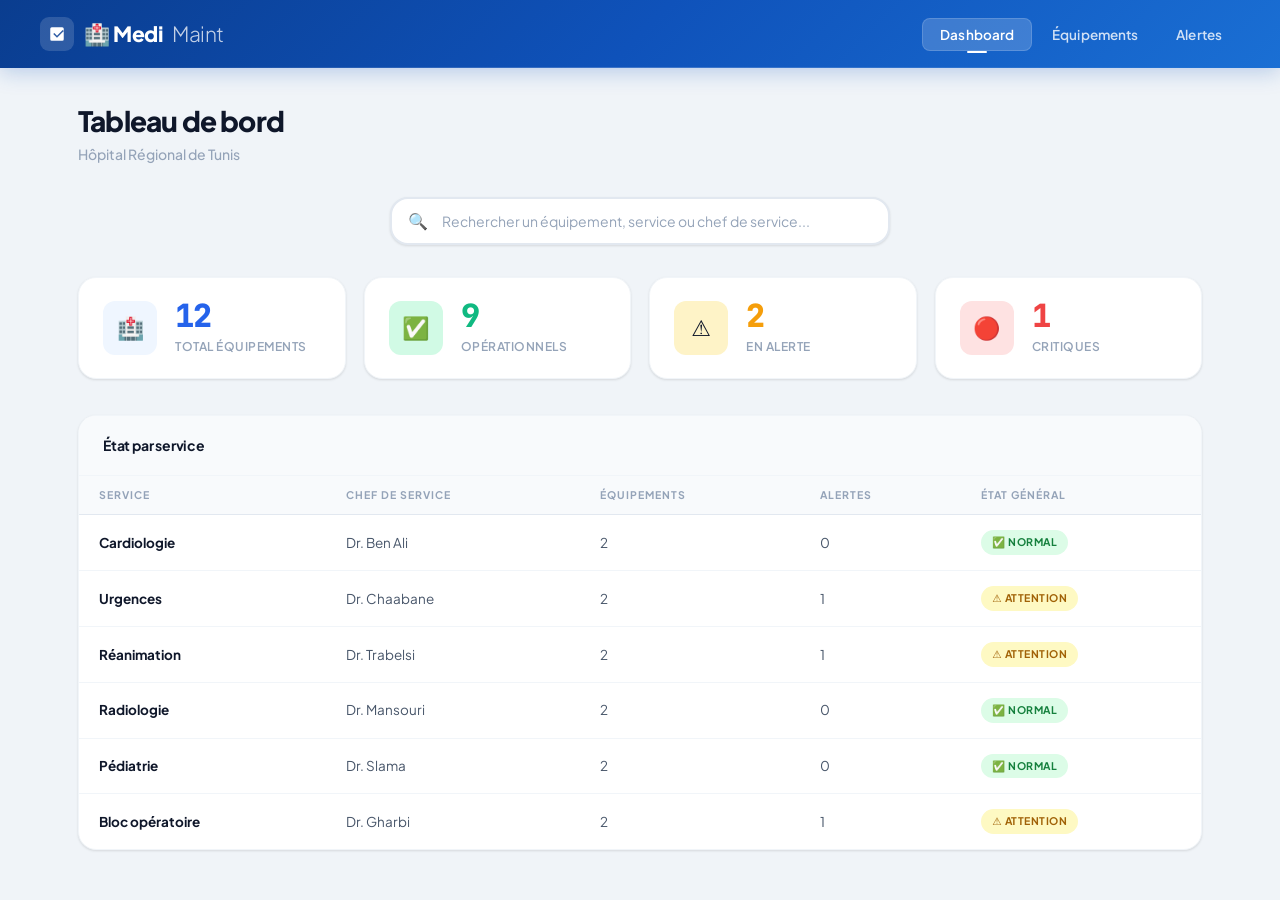
<file: MediMaint/index.html>
<!DOCTYPE html>
<html lang="fr">
<head>
  <meta charset="UTF-8">
  <meta name="viewport" content="width=device-width, initial-scale=1.0">
  <title>MediMaint — Dashboard</title>
  <link rel="stylesheet" href="style.css">
</head>
<body>

<nav>
  <div class="logo">🏥 Medi<span>Maint</span></div>
  <ul>
    <li><a href="index.html" class="active">Dashboard</a></li>
    <li><a href="equipements.html">Équipements</a></li>
    <li><a href="alertes.html">Alertes</a></li>
  </ul>
</nav>

<div class="container">

  <div class="page-header">
    <div>
      <p class="page-title">Tableau de bord</p>
      <p class="page-subtitle" id="nom-hopital"></p>
    </div>
  </div>

  <div class="search-wrapper">
    <span class="search-icon">🔍</span>
    <input type="text" id="recherche" placeholder="Rechercher un équipement, service ou chef de service...">
  </div>
  <p class="search-results-info" id="info-recherche"></p>
  <div id="resultats-recherche" style="display:none; margin-bottom:24px;"></div>

  <div id="contenu-normal">
    <div class="stats-grid">
      <div class="stat-card">
        <div class="stat-icon" style="background:#eff6ff">🏥</div>
        <div><div class="number" id="total-equipements" style="color:#2563eb">0</div><div class="label">Total équipements</div></div>
      </div>
      <div class="stat-card">
        <div class="stat-icon" style="background:#d1fae5">✅</div>
        <div><div class="number" id="total-operationnels" style="color:#10b981">0</div><div class="label">Opérationnels</div></div>
      </div>
      <div class="stat-card">
        <div class="stat-icon" style="background:#fef3c7">⚠️</div>
        <div><div class="number" id="total-alertes" style="color:#f59e0b">0</div><div class="label">En alerte</div></div>
      </div>
      <div class="stat-card">
        <div class="stat-icon" style="background:#fee2e2">🔴</div>
        <div><div class="number" id="total-critiques" style="color:#ef4444">0</div><div class="label">Critiques</div></div>
      </div>
    </div>

    <div class="table-wrapper">
      <div class="table-header"><h3>État par service</h3></div>
      <table>
        <thead>
          <tr>
            <th>Service</th><th>Chef de service</th>
            <th>Équipements</th><th>Alertes</th><th>État général</th>
          </tr>
        </thead>
        <tbody id="tableau-services"></tbody>
      </table>
    </div>
  </div>
</div>

<script src="data.js"></script>
<script src="prediction.js"></script>
<script>
  document.getElementById("nom-hopital").textContent = hopital.nom;

  let total=0, operationnels=0, alertes=0, critiques=0;
  hopital.services.forEach(s => s.equipements.forEach(eq => {
    total++;
    if(eq.statut==="Opérationnel") operationnels++;
    if(eq.statut==="Alerte") alertes++;
    if(eq.statut==="Critique") critiques++;
  }));

  document.getElementById("total-equipements").textContent  = total;
  document.getElementById("total-operationnels").textContent = operationnels;
  document.getElementById("total-alertes").textContent      = alertes;
  document.getElementById("total-critiques").textContent    = critiques;

  const tbody = document.getElementById("tableau-services");
  hopital.services.forEach(service => {
    const nb = service.equipements.filter(e => e.statut==="Alerte"||e.statut==="Critique").length;
    const etat = nb===0
      ? '<span class="badge operationnel">✅ Normal</span>'
      : nb===1 ? '<span class="badge alerte">⚠️ Attention</span>'
      : '<span class="badge critique">🔴 Critique</span>';
    tbody.innerHTML += `
      <tr onclick="window.location='equipements.html?service=${service.id}'">
        <td><strong>${service.nom}</strong></td>
        <td>${service.chef}</td>
        <td>${service.equipements.length}</td>
        <td>${nb}</td>
        <td>${etat}</td>
      </tr>`;
  });

  const input = document.getElementById("recherche");
  const resultatsDiv = document.getElementById("resultats-recherche");
  const contenuNormal = document.getElementById("contenu-normal");
  const infoRecherche = document.getElementById("info-recherche");

  input.addEventListener("input", function() {
    const q = this.value.trim().toLowerCase();
    if(q.length < 2) {
      resultatsDiv.style.display = "none";
      contenuNormal.style.display = "block";
      infoRecherche.textContent = "";
      return;
    }
    const resultats = [];
    hopital.services.forEach(service => {
      service.equipements.forEach(eq => {
        if(eq.nom.toLowerCase().includes(q) ||
           service.nom.toLowerCase().includes(q) ||
           service.chef.toLowerCase().includes(q))
          resultats.push({eq, service});
      });
    });
    infoRecherche.textContent = `${resultats.length} résultat(s) pour "${this.value}"`;
    if(resultats.length===0) {
      resultatsDiv.innerHTML = `<div class="no-result">Aucun résultat pour "<strong>${this.value}</strong>"</div>`;
    } else {
      let html = `<div class="table-wrapper"><div class="table-header"><h3>Résultats</h3></div>
        <table><thead><tr>
          <th>Équipement</th><th>Service</th><th>Chef</th>
          <th>Prochaine maint.</th><th>Jours restants</th><th>Statut</th>
        </tr></thead><tbody>`;
      resultats.forEach(({eq, service}) => {
        const j = joursRestants(eq.derniere_maintenance, eq.frequence_maintenance);
        const p = calculerProchaineMaintenance(eq.derniere_maintenance, eq.frequence_maintenance).toLocaleDateString("fr-FR");
        const js = j<=7?'style="color:#ef4444;font-weight:700"':j<=30?'style="color:#f59e0b;font-weight:700"':'';
        const bc = eq.statut==="Opérationnel"?"operationnel":eq.statut==="Alerte"?"alerte":"critique";
        html += `<tr onclick="window.location='fiche.html?id=${eq.id}&service=${service.id}'">
          <td><strong>${eq.nom}</strong></td><td>${service.nom}</td><td>${service.chef}</td>
          <td>${p}</td><td ${js}>${j} jours</td>
          <td><span class="badge ${bc}">${eq.statut}</span></td>
        </tr>`;
      });
      html += `</tbody></table></div>`;
      resultatsDiv.innerHTML = html;
    }
    resultatsDiv.style.display = "block";
    contenuNormal.style.display = "none";
  });
</script>
</body>
</html>
</file>
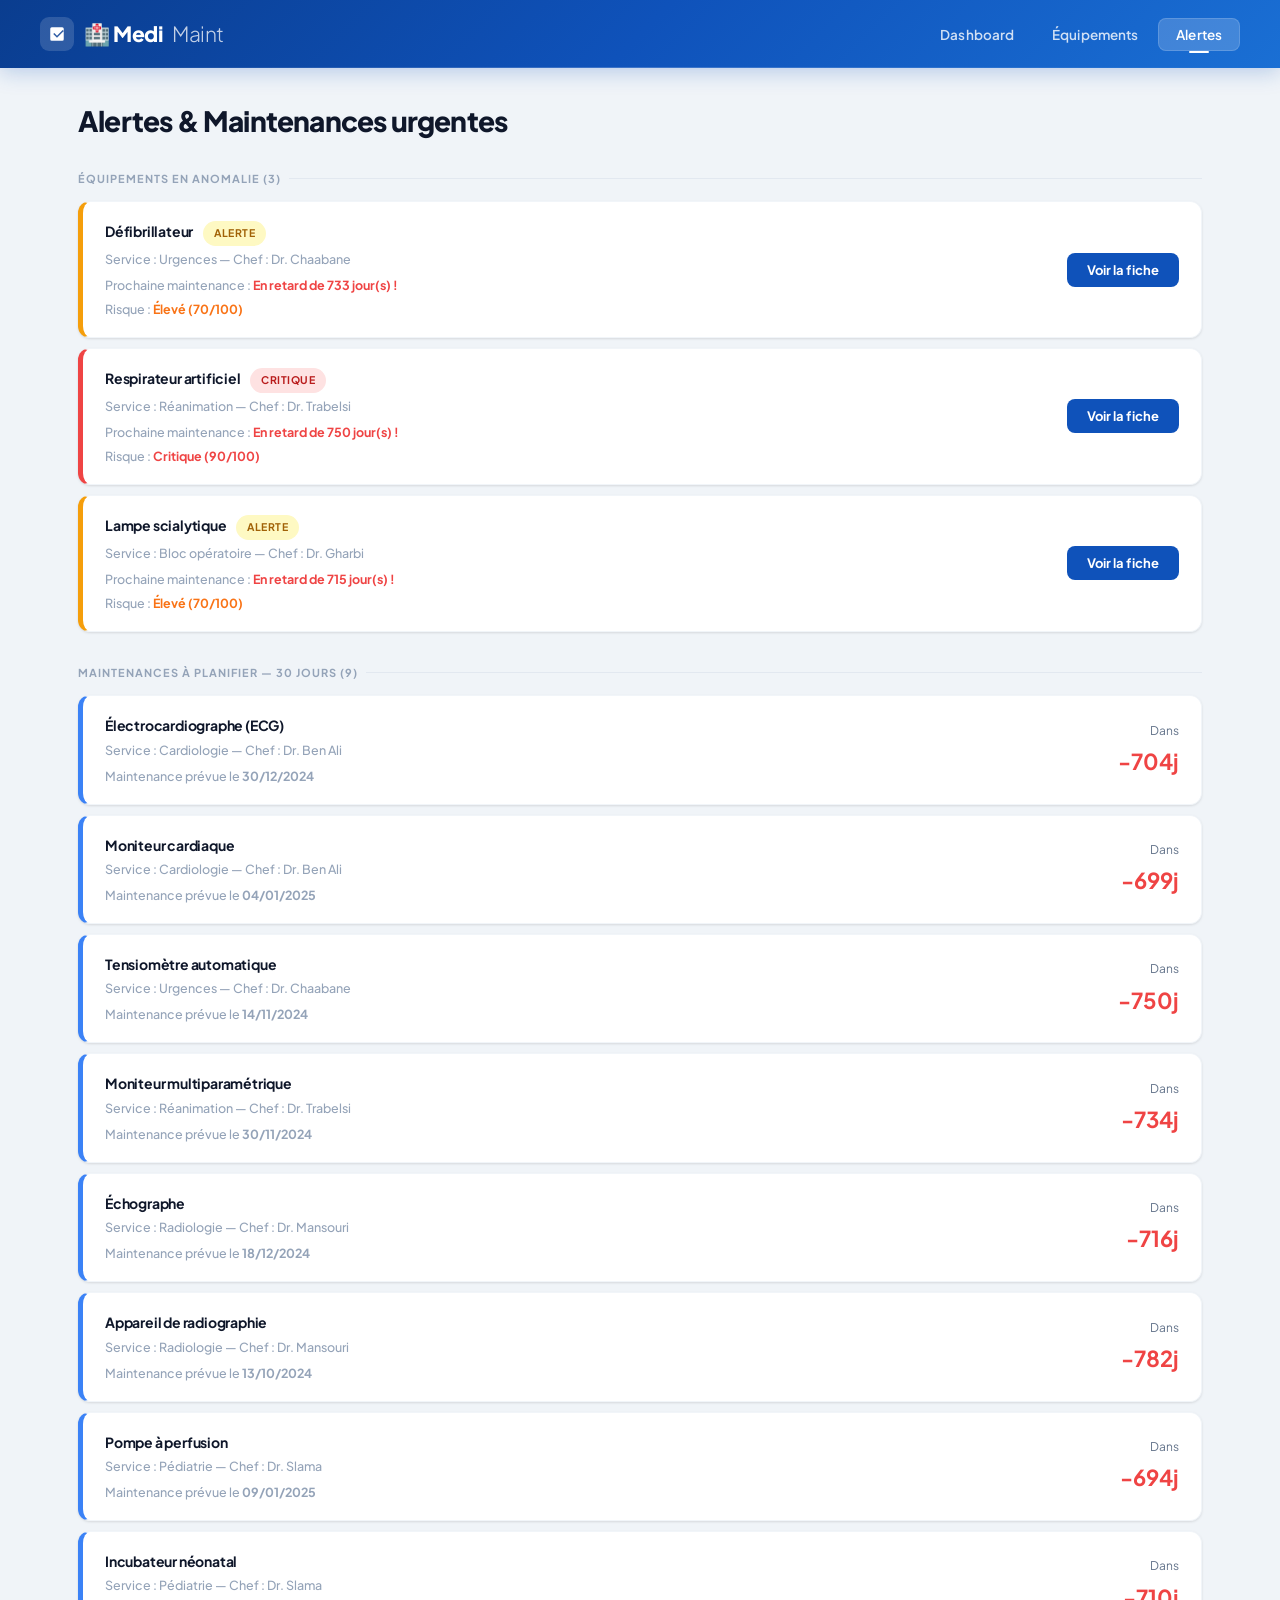
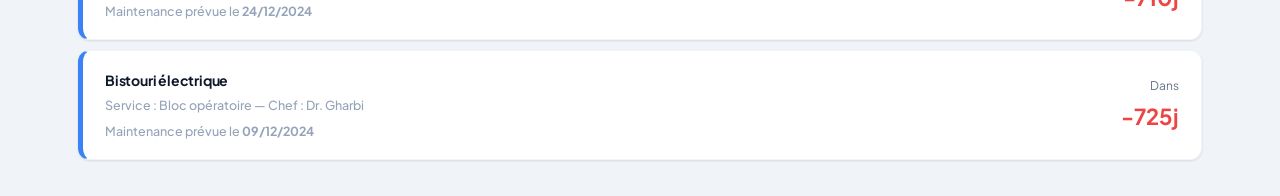
<file: MediMaint/alertes.html>
<!DOCTYPE html>
<html lang="fr">
<head>
  <meta charset="UTF-8">
  <meta name="viewport" content="width=device-width, initial-scale=1.0">
  <title>MediMaint — Alertes</title>
  <link rel="stylesheet" href="style.css">
</head>
<body>

<nav>
  <div class="logo">🏥 Medi<span>Maint</span></div>
  <ul>
    <li><a href="index.html">Dashboard</a></li>
    <li><a href="equipements.html">Équipements</a></li>
    <li><a href="alertes.html" class="active">Alertes</a></li>
  </ul>
</nav>

<div class="container">
  <div class="page-header">
    <p class="page-title">Alertes & Maintenances urgentes</p>
  </div>
  <div id="liste-alertes"></div>
</div>

<script src="data.js"></script>
<script src="prediction.js"></script>
<script>
  const conteneur = document.getElementById("liste-alertes");
  let htmlAnomal="", htmlUrgent="", nbAnomal=0, nbUrgent=0;

  hopital.services.forEach(service => {
    service.equipements.forEach(eq => {
      const j = joursRestants(eq.derniere_maintenance, eq.frequence_maintenance);
      const estAnomal = eq.statut==="Alerte"||eq.statut==="Critique";
      const estUrgent = !estAnomal && j<=30;
      const prochaine = calculerProchaineMaintenance(eq.derniere_maintenance, eq.frequence_maintenance).toLocaleDateString("fr-FR");
      const score = calculerScoreRisque(eq.pannes);
      const risque = interpreterScore(score);

      if(estAnomal) {
        nbAnomal++;
        const cls = eq.statut==="Critique"?"critique":"";
        const msgJ = j<=0
          ? `<strong style="color:#ef4444">En retard de ${Math.abs(j)} jour(s) !</strong>`
          : `Dans <strong>${j} jour(s)</strong> (${prochaine})`;
        htmlAnomal += `
          <div class="alerte-item ${cls}" onclick="window.location='fiche.html?id=${eq.id}&service=${service.id}'">
            <div>
              <h4>${eq.nom} <span class="badge ${eq.statut==="Critique"?"critique":"alerte"}" style="margin-left:8px">${eq.statut}</span></h4>
              <p>Service : ${service.nom} — Chef : ${service.chef}</p>
              <p style="margin-top:6px">Prochaine maintenance : ${msgJ}</p>
              <p style="margin-top:4px">Risque : <strong style="color:${risque.couleur}">${risque.label} (${score}/100)</strong></p>
            </div>
            <button class="btn">Voir la fiche</button>
          </div>`;
      }

      if(estUrgent) {
        nbUrgent++;
        const jColor = j<=7?"#ef4444":"#f59e0b";
        htmlUrgent += `
          <div class="alerte-item preventif" onclick="window.location='fiche.html?id=${eq.id}&service=${service.id}'">
            <div>
              <h4>${eq.nom}</h4>
              <p>Service : ${service.nom} — Chef : ${service.chef}</p>
              <p style="margin-top:6px">Maintenance prévue le <strong>${prochaine}</strong></p>
            </div>
            <div style="text-align:right">
              <div style="font-size:12px;color:#64748b;margin-bottom:4px">Dans</div>
              <div style="font-size:22px;font-weight:700;color:${jColor}">${j}j</div>
            </div>
          </div>`;
      }
    });
  });

  if(nbAnomal===0 && nbUrgent===0) {
    conteneur.innerHTML = `
      <div class="empty-state">
        <div class="icon">✅</div>
        <p>Aucune alerte en cours. Tous les équipements sont opérationnels.</p>
      </div>`;
  } else {
    let html = "";
    if(nbAnomal>0) html += `<p class="section-label" style="margin-top:0">Équipements en anomalie (${nbAnomal})</p>${htmlAnomal}`;
    if(nbUrgent>0) html += `<p class="section-label">Maintenances à planifier — 30 jours (${nbUrgent})</p>${htmlUrgent}`;
    conteneur.innerHTML = html;
  }
</script>
</body>
</html>
</file>
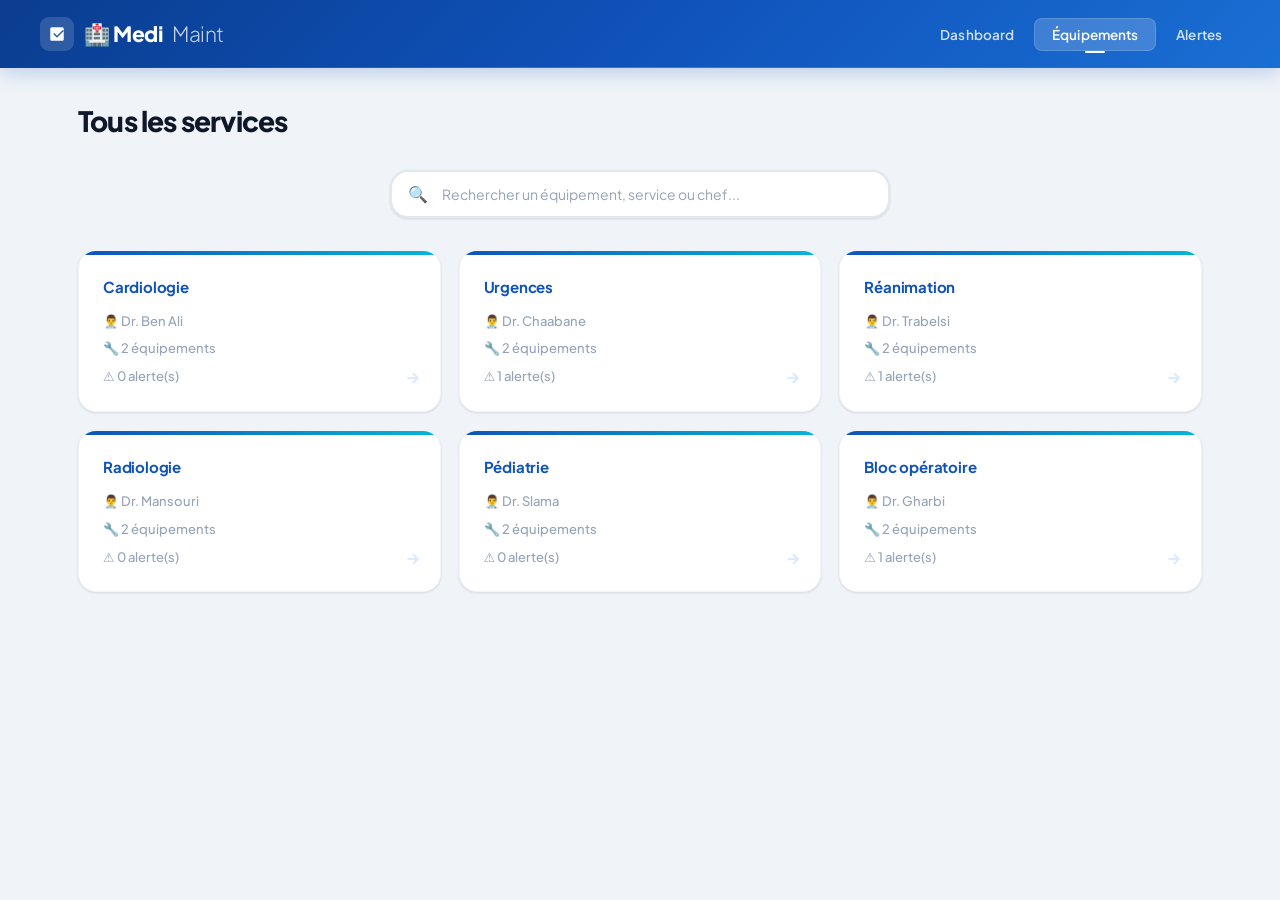
<file: MediMaint/equipements.html>
<!DOCTYPE html>
<html lang="fr">
<head>
  <meta charset="UTF-8">
  <meta name="viewport" content="width=device-width, initial-scale=1.0">
  <title>MediMaint — Équipements</title>
  <link rel="stylesheet" href="style.css">
</head>
<body>

<nav>
  <div class="logo">🏥 Medi<span>Maint</span></div>
  <ul>
    <li><a href="index.html">Dashboard</a></li>
    <li><a href="equipements.html" class="active">Équipements</a></li>
    <li><a href="alertes.html">Alertes</a></li>
  </ul>
</nav>

<!-- MODAL AJOUT ÉQUIPEMENT -->
<div class="modal-overlay" id="modal-overlay">
  <div class="modal">
    <h2>➕ Ajouter un équipement</h2>
    <p id="modal-service-nom" style="font-size:13px;color:#64748b;margin-bottom:20px;"></p>

    <div class="form-group">
      <label>Nom de l'équipement</label>
      <input type="text" id="input-nom" placeholder="Ex: Moniteur de signes vitaux">
    </div>
    <div class="form-row">
      <div class="form-group">
        <label>Date d'achat</label>
        <input type="date" id="input-date-achat">
      </div>
      <div class="form-group">
        <label>Fréquence maintenance (jours)</label>
        <input type="number" id="input-frequence" placeholder="Ex: 90" min="1">
      </div>
    </div>
    <div class="form-group">
      <label>Dernière maintenance</label>
      <input type="date" id="input-derniere-maintenance">
    </div>
    <div class="form-group">
      <label>Statut initial</label>
      <select id="input-statut">
        <option value="Opérationnel">Opérationnel</option>
        <option value="Alerte">Alerte</option>
        <option value="Critique">Critique</option>
      </select>
    </div>

    <div class="modal-actions">
      <button class="btn-outline" onclick="fermerModal()">Annuler</button>
      <button class="btn-success" onclick="ajouterEquipement()">✅ Ajouter</button>
    </div>
  </div>
</div>

<div class="container">
  <div class="page-header">
    <p class="page-title" id="titre-page">Tous les services</p>
    <button class="btn" id="btn-ajouter" style="display:none" onclick="ouvrirModal()">➕ Ajouter un équipement</button>
  </div>

  <div class="search-wrapper">
    <span class="search-icon">🔍</span>
    <input type="text" id="recherche" placeholder="Rechercher un équipement, service ou chef...">
  </div>
  <p class="search-results-info" id="info-recherche"></p>
  <div id="resultats-recherche" style="display:none; margin-bottom:20px;"></div>

  <div id="vue-services" class="services-grid"></div>

  <div id="vue-equipements" style="display:none">
    <button class="btn-outline" onclick="retourServices()" style="margin-bottom:20px">← Retour aux services</button>
    <div class="table-wrapper">
      <table>
        <thead>
          <tr>
            <th>ID</th><th>Équipement</th><th>Dernière maint.</th>
            <th>Prochaine maint.</th><th>Jours restants</th><th>Statut</th><th>Détails</th>
          </tr>
        </thead>
        <tbody id="tableau-equipements"></tbody>
      </table>
    </div>
  </div>
</div>

<script src="data.js"></script>
<script src="prediction.js"></script>
<script>
  const vueServices    = document.getElementById("vue-services");
  const vueEquipements = document.getElementById("vue-equipements");
  const titrage        = document.getElementById("titre-page");
  const btnAjouter     = document.getElementById("btn-ajouter");
  let serviceActuel    = null;

  function afficherServices() {
    vueServices.innerHTML = "";
    hopital.services.forEach(service => {
      const nb = service.equipements.filter(e => e.statut==="Alerte"||e.statut==="Critique").length;
      vueServices.innerHTML += `
        <div class="service-card" onclick="afficherEquipements(${service.id})">
          <h3>${service.nom}</h3>
          <p class="meta">👨‍⚕️ ${service.chef}</p>
          <p class="meta">🔧 ${service.equipements.length} équipements</p>
          <p class="meta">⚠️ ${nb} alerte(s)</p>
        </div>`;
    });
  }

  afficherServices();

  function afficherEquipements(serviceId) {
    serviceActuel = hopital.services.find(s => s.id === serviceId);
    titrage.textContent = "Service : " + serviceActuel.nom;
    document.getElementById("modal-service-nom").textContent = "Service : " + serviceActuel.nom;
    btnAjouter.style.display = "block";

    const tbody = document.getElementById("tableau-equipements");
    tbody.innerHTML = "";

    serviceActuel.equipements.forEach(eq => {
      const j = joursRestants(eq.derniere_maintenance, eq.frequence_maintenance);
      const p = calculerProchaineMaintenance(eq.derniere_maintenance, eq.frequence_maintenance).toLocaleDateString("fr-FR");
      const js = j<=7?'style="color:#ef4444;font-weight:700"':j<=30?'style="color:#f59e0b;font-weight:700"':'';
      const bc = eq.statut==="Opérationnel"?"operationnel":eq.statut==="Alerte"?"alerte":"critique";

      tbody.innerHTML += `
        <tr onclick="window.location='fiche.html?id=${eq.id}&service=${serviceId}'">
          <td>${eq.id}</td>
          <td><strong>${eq.nom}</strong></td>
          <td>${eq.derniere_maintenance}</td>
          <td>${p}</td>
          <td ${js}>${j} jours</td>
          <td><span class="badge ${bc}">${eq.statut}</span></td>
          <td>
            <button class="btn" onclick="event.stopPropagation();window.location='fiche.html?id=${eq.id}&service=${serviceId}'">Voir</button>
          </td>
        </tr>`;
    });

    vueServices.style.display    = "none";
    vueEquipements.style.display = "block";
    document.getElementById("recherche").style.display = "none";
    document.getElementById("info-recherche").style.display = "none";
  }

  function retourServices() {
    titrage.textContent = "Tous les services";
    serviceActuel = null;
    btnAjouter.style.display = "none";
    vueServices.style.display    = "grid";
    vueEquipements.style.display = "none";
    document.getElementById("recherche").style.display = "block";
    document.getElementById("info-recherche").style.display = "block";
    afficherServices();
  }

  // ── MODAL ──────────────────────────────────────────────────────────────────
  function ouvrirModal() {
    document.getElementById("modal-overlay").classList.add("open");
    const today = new Date().toISOString().split("T")[0];
    document.getElementById("input-date-achat").value = today;
    document.getElementById("input-derniere-maintenance").value = today;
  }

  function fermerModal() {
    document.getElementById("modal-overlay").classList.remove("open");
    document.getElementById("input-nom").value = "";
    document.getElementById("input-frequence").value = "";
  }

  function ajouterEquipement() {
    const nom      = document.getElementById("input-nom").value.trim();
    const dateAchat = document.getElementById("input-date-achat").value;
    const freq     = parseInt(document.getElementById("input-frequence").value);
    const derniere = document.getElementById("input-derniere-maintenance").value;
    const statut   = document.getElementById("input-statut").value;

    if (!nom || !dateAchat || !freq || !derniere) {
      alert("⚠️ Veuillez remplir tous les champs.");
      return;
    }

    const nouvelEq = {
      id: genererNouvelId(),
      nom, date_achat: dateAchat,
      frequence_maintenance: freq,
      derniere_maintenance: derniere,
      statut, pannes: []
    };

    serviceActuel.equipements.push(nouvelEq);
    sauvegarderDonnees();
    fermerModal();
    afficherEquipements(serviceActuel.id);
  }

  document.getElementById("modal-overlay").addEventListener("click", function(e) {
    if(e.target === this) fermerModal();
  });

  // ── RECHERCHE ──────────────────────────────────────────────────────────────
  const input = document.getElementById("recherche");
  const resultatsDiv = document.getElementById("resultats-recherche");
  const infoRecherche = document.getElementById("info-recherche");

  input.addEventListener("input", function() {
    const q = this.value.trim().toLowerCase();
    if(q.length < 2) {
      resultatsDiv.style.display = "none";
      vueServices.style.display  = "grid";
      infoRecherche.textContent  = "";
      return;
    }
    const resultats = [];
    hopital.services.forEach(service => {
      service.equipements.forEach(eq => {
        if(eq.nom.toLowerCase().includes(q) ||
           service.nom.toLowerCase().includes(q) ||
           service.chef.toLowerCase().includes(q))
          resultats.push({eq, service});
      });
    });
    infoRecherche.textContent = `${resultats.length} résultat(s) pour "${this.value}"`;
    if(resultats.length===0) {
      resultatsDiv.innerHTML = `<div class="no-result">Aucun résultat pour "<strong>${this.value}</strong>"</div>`;
    } else {
      let html = `<div class="table-wrapper"><table>
        <thead><tr>
          <th>Équipement</th><th>Service</th><th>Chef</th>
          <th>Prochaine maint.</th><th>Jours restants</th><th>Statut</th><th></th>
        </tr></thead><tbody>`;
      resultats.forEach(({eq, service}) => {
        const j = joursRestants(eq.derniere_maintenance, eq.frequence_maintenance);
        const p = calculerProchaineMaintenance(eq.derniere_maintenance, eq.frequence_maintenance).toLocaleDateString("fr-FR");
        const js = j<=7?'style="color:#ef4444;font-weight:700"':j<=30?'style="color:#f59e0b;font-weight:700"':'';
        const bc = eq.statut==="Opérationnel"?"operationnel":eq.statut==="Alerte"?"alerte":"critique";
        html += `<tr onclick="window.location='fiche.html?id=${eq.id}&service=${service.id}'">
          <td><strong>${eq.nom}</strong></td><td>${service.nom}</td><td>${service.chef}</td>
          <td>${p}</td><td ${js}>${j} jours</td>
          <td><span class="badge ${bc}">${eq.statut}</span></td>
          <td><button class="btn" onclick="event.stopPropagation();window.location='fiche.html?id=${eq.id}&service=${service.id}'">Voir</button></td>
        </tr>`;
      });
      html += `</tbody></table></div>`;
      resultatsDiv.innerHTML = html;
    }
    resultatsDiv.style.display = "block";
    vueServices.style.display  = "none";
  });

  const params = new URLSearchParams(window.location.search);
  const serviceId = params.get("service");
  if(serviceId) afficherEquipements(parseInt(serviceId));
</script>
</body>
</html>
</file>
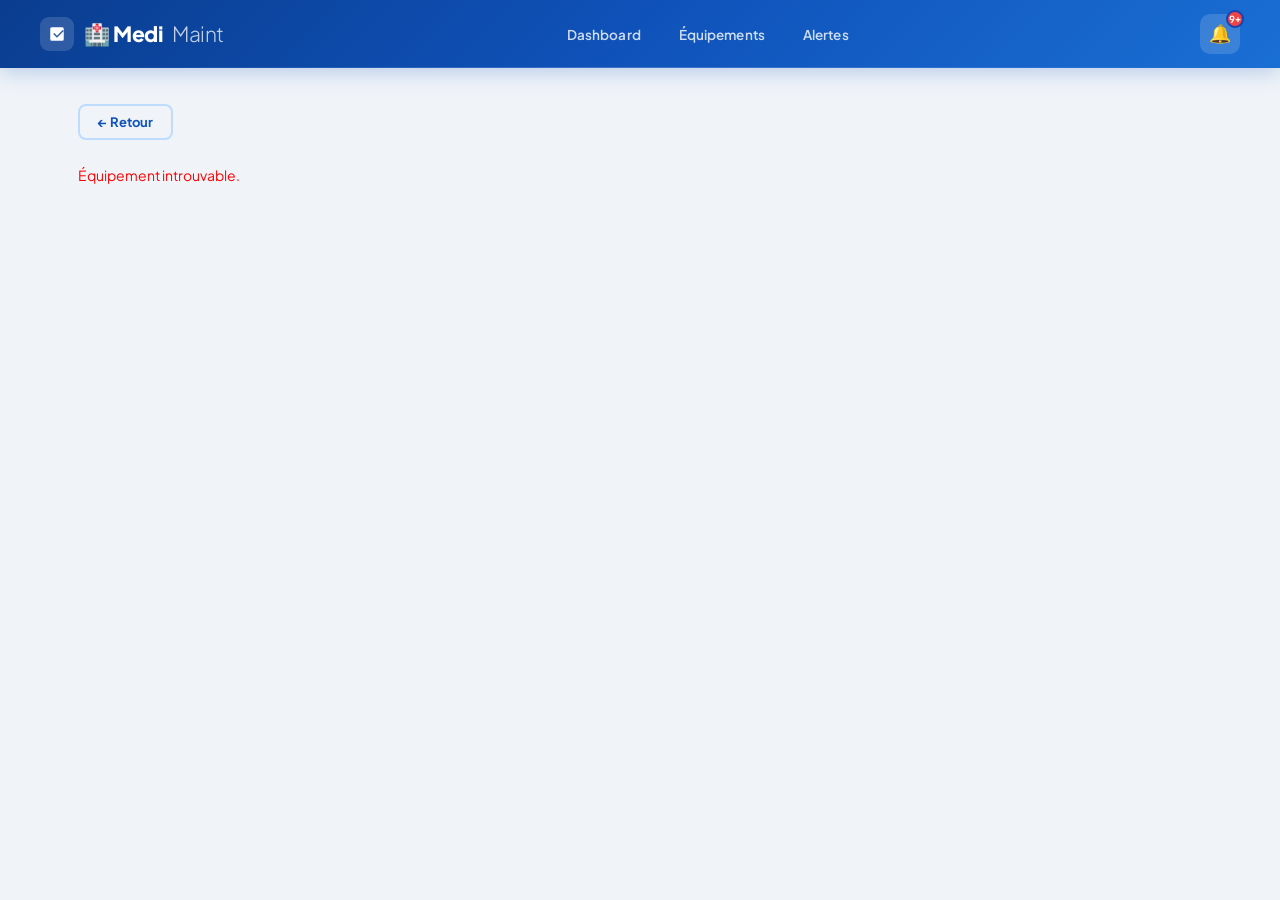
<file: MediMaint/fiche.html>
<!DOCTYPE html>
<html lang="fr">
<head>
<meta charset="UTF-8">
<meta name="viewport" content="width=device-width, initial-scale=1.0">
<title>MediMaint — Fiche équipement</title>
<link rel="stylesheet" href="style.css">
</head>
<body>
<nav>
  <div class="logo">🏥 Medi<span>Maint</span></div>
  <ul>
    <li><a href="index.html">Dashboard</a></li>
    <li><a href="equipements.html">Équipements</a></li>
    <li><a href="alertes.html">Alertes</a></li>
  </ul>
</nav>

<div class="container">
  <button class="btn-outline" onclick="history.back()" style="margin-bottom:24px">← Retour</button>
  <div id="contenu-fiche"></div>
</div>

<script src="data.js"></script>
<script src="prediction.js"></script>
<script src="notifications.js"></script>
<script>
const params = new URLSearchParams(window.location.search);
const eqId = parseInt(params.get("id"));
const serviceId = parseInt(params.get("service"));
const service = hopital.services.find(s => s.id === serviceId);
const eq = service ? service.equipements.find(e => e.id === eqId) : null;

if (!eq || !service) {
  document.getElementById("contenu-fiche").innerHTML = "<p style='color:red'>Équipement introuvable.</p>";
} else {
  const j = joursRestants(eq.derniere_maintenance, eq.frequence_maintenance);
  const prochaine = calculerProchaineMaintenance(eq.derniere_maintenance, eq.frequence_maintenance).toLocaleDateString("fr-FR");
  const score = calculerScoreRisque(eq.pannes);
  const risque = interpreterScore(score);
  const age = Math.floor((new Date() - new Date(eq.date_achat)) / 31536000000);

  const bc = eq.statut === "Opérationnel" ? "operationnel" : eq.statut === "Alerte" ? "alerte" : "critique";
  const jColor = j <= 7 ? "color:#ef4444;font-weight:700" : j <= 30 ? "color:#f59e0b;font-weight:700" : "color:#10b981;font-weight:700";

  const nbPalliative     = eq.pannes.filter(p => p.type === "Palliative").length;
  const nbCurative       = eq.pannes.filter(p => p.type === "Curative").length;
  const nbSystematique   = eq.pannes.filter(p => p.type === "Systématique").length;
  const nbConditionnelle = eq.pannes.filter(p => p.type === "Conditionnelle").length;
  const nbPrevisionnelle = eq.pannes.filter(p => p.type === "Prévisionnelle").length;

  const pannesHtml = eq.pannes.length === 0
    ? `<div class="empty-state" style="padding:32px">
         <div class="icon" style="font-size:32px">✅</div>
         <p style="font-size:14px">Aucune panne enregistrée</p>
       </div>`
    : [...eq.pannes].reverse().map(p => {
        const typeCls = p.type === "Palliative" ? "palliative"
          : p.type === "Curative" ? "curative"
          : p.type === "Systématique" ? "systematique"
          : p.type === "Conditionnelle" ? "conditionnelle"
          : "previsionnelle";
        return `
          <div class="panne-item">
            <div class="panne-header">
              <span class="panne-date">📅 ${p.date}</span>
              <span class="badge ${typeCls}">${p.type}</span>
            </div>
            <p class="panne-description">🔧 ${p.description}</p>
            <div class="panne-solution">${p.solution}</div>
          </div>`;
      }).join("");

  document.getElementById("contenu-fiche").innerHTML = `
    <div style="display:flex;align-items:center;gap:16px;margin-bottom:28px;flex-wrap:wrap">
      <p class="page-title" style="margin:0">${eq.nom}</p>
      <span class="badge ${bc}">${eq.statut}</span>
    </div>

    <!-- INFOS GÉNÉRALES -->
    <div class="fiche-card">
      <p class="section-title">Informations générales</p>
      <div class="info-grid">
        <div class="info-item"><label>Service</label><span>${service.nom}</span></div>
        <div class="info-item"><label>Chef de service</label><span>${service.chef}</span></div>
        <div class="info-item"><label>Date d'achat</label><span>${eq.date_achat}</span></div>
        <div class="info-item"><label>Âge de l'appareil</label><span>${age} an(s)</span></div>
        <div class="info-item"><label>Dernière maintenance</label><span>${eq.derniere_maintenance}</span></div>
        <div class="info-item"><label>Prochaine maintenance</label><span>${prochaine}</span></div>
        <div class="info-item"><label>Fréquence</label><span>Tous les ${eq.frequence_maintenance} jours</span></div>
        <div class="info-item"><label>Jours restants</label>
          <span style="${jColor}">${j <= 0 ? "En retard de " + Math.abs(j) + " jour(s)" : j + " jour(s)"}</span>
        </div>
      </div>
    </div>

    <!-- PRÉDICTION -->
    <div class="fiche-card">
      <p class="section-title">Prédiction de panne & Type de maintenance recommandé</p>

      <!-- Score de risque -->
      <div style="display:flex;justify-content:space-between;align-items:center;margin-bottom:8px">
        <span style="font-size:14px;color:#64748b">Score de risque</span>
        <span style="font-size:15px;font-weight:700;color:${risque.couleur}">${risque.label} — ${score}/100</span>
      </div>
      <div class="risk-bar">
        <div class="risk-fill" style="width:${score}%;background:${risque.couleur}"></div>
      </div>

      <!-- Type recommandé — rempli par JS après -->
      <div id="type-maintenance-box" style="margin-top:20px;padding:16px;border-radius:12px;border:2px solid #e2e8f0;background:#f8fafc">
        <p style="font-size:11px;font-weight:700;color:#64748b;text-transform:uppercase;letter-spacing:0.6px;margin-bottom:10px">
          ✅ Type de maintenance recommandé
        </p>
        <div style="display:flex;align-items:center;gap:12px">
          <span style="font-size:28px" id="maint-icon"></span>
          <div>
            <span class="badge" id="maint-badge" style="font-size:13px;padding:6px 16px;margin-bottom:6px;display:inline-flex"></span>
            <p style="font-size:13px;color:#475569;margin-top:4px" id="maint-desc"></p>
          </div>
        </div>
      </div>

      <!-- CORRECTIVE -->
      <p style="font-size:12px;font-weight:700;color:#64748b;text-transform:uppercase;letter-spacing:0.6px;margin:20px 0 8px">Maintenance Corrective</p>
      <div style="display:flex;gap:10px;margin-bottom:14px">
        <div style="flex:1;background:#fee2e2;border-radius:12px;padding:14px;text-align:center">
          <div style="font-size:22px;font-weight:700;color:#b91c1c">${nbPalliative}</div>
          <div style="font-size:11px;color:#b91c1c;font-weight:600;margin-top:2px">Palliative</div>
        </div>
        <div style="flex:1;background:#fecaca;border-radius:12px;padding:14px;text-align:center">
          <div style="font-size:22px;font-weight:700;color:#991b1b">${nbCurative}</div>
          <div style="font-size:11px;color:#991b1b;font-weight:600;margin-top:2px">Curative</div>
        </div>
      </div>

      <!-- PRÉVENTIVE -->
      <p style="font-size:12px;font-weight:700;color:#64748b;text-transform:uppercase;letter-spacing:0.6px;margin-bottom:8px">Maintenance Préventive</p>
      <div style="display:flex;gap:10px">
        <div style="flex:1;background:#dbeafe;border-radius:12px;padding:14px;text-align:center">
          <div style="font-size:22px;font-weight:700;color:#1d4ed8">${nbSystematique}</div>
          <div style="font-size:11px;color:#1d4ed8;font-weight:600;margin-top:2px">Systématique</div>
        </div>
        <div style="flex:1;background:#fef3c7;border-radius:12px;padding:14px;text-align:center">
          <div style="font-size:22px;font-weight:700;color:#92400e">${nbConditionnelle}</div>
          <div style="font-size:11px;color:#92400e;font-weight:600;margin-top:2px">Conditionnelle</div>
        </div>
        <div style="flex:1;background:#d1fae5;border-radius:12px;padding:14px;text-align:center">
          <div style="font-size:22px;font-weight:700;color:#065f46">${nbPrevisionnelle}</div>
          <div style="font-size:11px;color:#065f46;font-weight:600;margin-top:2px">Prévisionnelle</div>
        </div>
      </div>
    </div>

    <!-- HISTORIQUE PANNES -->
    <div class="fiche-card">
      <p class="section-title">Historique des pannes & solutions (${eq.pannes.length})</p>
      ${pannesHtml}
    </div>
  `;

  // ── Remplir le bloc type de maintenance recommandé ──────────────────────
  const typeRec = recommanderTypeMaintenance(eq);
  document.getElementById("maint-icon").textContent = typeRec.icon;

  const badgeEl = document.getElementById("maint-badge");
  badgeEl.textContent = typeRec.label;
  badgeEl.classList.add(typeRec.badge);

  document.getElementById("maint-desc").textContent = typeRec.desc;

  const bgColors = {
    curative:      "#fee2e2",
    palliative:    "#fecaca",
    conditionnelle:"#fef3c7",
    systematique:  "#dbeafe",
    previsionnelle:"#d1fae5"
  };
  const borderColors = {
    curative:      "#fca5a5",
    palliative:    "#f87171",
    conditionnelle:"#fcd34d",
    systematique:  "#93c5fd",
    previsionnelle:"#6ee7b7"
  };
  const box = document.getElementById("type-maintenance-box");
  box.style.background   = bgColors[typeRec.badge]   || "#f8fafc";
  box.style.borderColor  = borderColors[typeRec.badge] || "#e2e8f0";
}
</script>
</body>
</html>
</file>
<file: MediMaint/style.css>
@import url('https://fonts.googleapis.com/css2?family=Plus+Jakarta+Sans:wght@300;400;500;600;700;800&family=JetBrains+Mono:wght@400;600&display=swap');

* {
  margin: 0; padding: 0;
  box-sizing: border-box;
}

:root {
  --primary:        #0f52ba;
  --primary-dark:   #0a3d8f;
  --primary-light:  #dbeafe;
  --accent:         #06b6d4;
  --success:        #10b981;
  --warning:        #f59e0b;
  --danger:         #ef4444;
  --danger-dark:    #991b1b;
  --bg:             #f0f4f8;
  --surface:        #ffffff;
  --surface-2:      #f8fafc;
  --border:         #e2e8f0;
  --border-light:   #f1f5f9;
  --text-primary:   #0f172a;
  --text-secondary: #475569;
  --text-muted:     #94a3b8;
  --shadow-sm:      0 1px 3px rgba(0,0,0,0.08), 0 1px 2px rgba(0,0,0,0.04);
  --shadow-md:      0 4px 16px rgba(0,0,0,0.08), 0 2px 6px rgba(0,0,0,0.04);
  --shadow-lg:      0 12px 40px rgba(0,0,0,0.12), 0 4px 12px rgba(0,0,0,0.06);
  --shadow-blue:    0 4px 20px rgba(15,82,186,0.25);
  --radius-sm:      8px;
  --radius-md:      12px;
  --radius-lg:      18px;
  --radius-xl:      24px;
}

body {
  background: var(--bg);
  color: var(--text-primary);
  font-family: 'Plus Jakarta Sans', system-ui, sans-serif;
  font-size: 14px;
  line-height: 1.6;
  min-height: 100vh;
}

/* ── SCROLLBAR ── */
::-webkit-scrollbar { width: 6px; height: 6px; }
::-webkit-scrollbar-track { background: var(--bg); }
::-webkit-scrollbar-thumb { background: #cbd5e1; border-radius: 99px; }
::-webkit-scrollbar-thumb:hover { background: #94a3b8; }

/* ════════════════════════════════════════
   NAVBAR
════════════════════════════════════════ */
nav {
  background: linear-gradient(135deg, #0a3d8f 0%, #0f52ba 50%, #1a6fd4 100%);
  padding: 0 40px;
  display: flex;
  align-items: center;
  justify-content: space-between;
  height: 68px;
  box-shadow: var(--shadow-blue);
  position: sticky;
  top: 0;
  z-index: 200;
  backdrop-filter: blur(12px);
}

nav::after {
  content: '';
  position: absolute;
  bottom: 0; left: 0; right: 0;
  height: 1px;
  background: linear-gradient(90deg, transparent, rgba(255,255,255,0.2), transparent);
}

nav .logo {
  color: white;
  font-size: 21px;
  font-weight: 800;
  letter-spacing: -0.5px;
  display: flex;
  align-items: center;
  gap: 10px;
}

nav .logo::before {
  content: '';
  display: inline-block;
  width: 34px; height: 34px;
  background: rgba(255,255,255,0.15);
  border-radius: 9px;
  background-image: url("data:image/svg+xml,%3Csvg xmlns='http://www.w3.org/2000/svg' viewBox='0 0 24 24' fill='white'%3E%3Cpath d='M19 3H5a2 2 0 00-2 2v14a2 2 0 002 2h14a2 2 0 002-2V5a2 2 0 00-2-2zm-7 14l-5-5 1.41-1.41L12 14.17l7.59-7.59L21 8l-9 9z'/%3E%3C/svg%3E");
  background-size: 18px;
  background-repeat: no-repeat;
  background-position: center;
}

nav .logo span { font-weight: 300; opacity: 0.75; }

nav ul {
  list-style: none;
  display: flex;
  gap: 2px;
  align-items: center;
}

nav ul li a {
  color: rgba(255,255,255,0.8);
  text-decoration: none;
  font-size: 13.5px;
  font-weight: 600;
  padding: 8px 18px;
  border-radius: var(--radius-sm);
  transition: all 0.2s ease;
  letter-spacing: 0.1px;
  position: relative;
}

nav ul li a:hover {
  background: rgba(255,255,255,0.12);
  color: white;
}

nav ul li a.active {
  background: rgba(255,255,255,0.18);
  color: white;
  box-shadow: inset 0 0 0 1px rgba(255,255,255,0.15);
}

nav ul li a.active::after {
  content: '';
  position: absolute;
  bottom: -2px; left: 50%;
  transform: translateX(-50%);
  width: 20px; height: 2px;
  background: white;
  border-radius: 99px;
}

/* ════════════════════════════════════════
   CONTAINER & LAYOUT
════════════════════════════════════════ */
.container {
  max-width: 1180px;
  margin: 36px auto;
  padding: 0 28px;
}

/* ════════════════════════════════════════
   PAGE HEADER
════════════════════════════════════════ */
.page-header {
  margin-bottom: 32px;
  display: flex;
  align-items: center;
  justify-content: space-between;
  flex-wrap: wrap;
  gap: 16px;
}

.page-title {
  font-size: 28px;
  font-weight: 800;
  color: var(--text-primary);
  letter-spacing: -0.8px;
  line-height: 1.2;
}

.page-subtitle {
  font-size: 14px;
  color: var(--text-muted);
  margin-top: 5px;
  font-weight: 500;
}

/* ════════════════════════════════════════
   SEARCH
════════════════════════════════════════ */
.search-wrapper {
  position: relative;
  max-width: 500px;
  margin: 0 auto 32px;
}

.search-wrapper input {
  width: 100%;
  padding: 13px 20px 13px 50px;
  border: 2px solid var(--border);
  border-radius: var(--radius-lg);
  font-size: 14px;
  font-family: inherit;
  font-weight: 500;
  background: var(--surface);
  color: var(--text-primary);
  transition: all 0.25s ease;
  box-shadow: var(--shadow-sm);
}

.search-wrapper input::placeholder { color: var(--text-muted); font-weight: 400; }

.search-wrapper input:focus {
  outline: none;
  border-color: var(--primary);
  box-shadow: 0 0 0 4px rgba(15,82,186,0.1), var(--shadow-sm);
}

.search-wrapper .search-icon {
  position: absolute;
  left: 18px; top: 50%;
  transform: translateY(-50%);
  color: var(--text-muted);
  font-size: 16px;
  pointer-events: none;
}

.search-results-info {
  font-size: 12.5px;
  color: var(--text-muted);
  margin-bottom: 16px;
  text-align: center;
  font-weight: 500;
}

/* ════════════════════════════════════════
   STATS GRID
════════════════════════════════════════ */
.stats-grid {
  display: grid;
  grid-template-columns: repeat(4, 1fr);
  gap: 18px;
  margin-bottom: 36px;
}

.stat-card {
  background: var(--surface);
  border-radius: var(--radius-lg);
  padding: 22px 24px;
  box-shadow: var(--shadow-sm);
  border: 1px solid var(--border-light);
  display: flex;
  align-items: center;
  gap: 18px;
  transition: all 0.25s ease;
  position: relative;
  overflow: hidden;
}

.stat-card::before {
  content: '';
  position: absolute;
  top: 0; left: 0; right: 0;
  height: 3px;
  background: linear-gradient(90deg, var(--primary), var(--accent));
  opacity: 0;
  transition: opacity 0.25s;
}

.stat-card:hover {
  transform: translateY(-3px);
  box-shadow: var(--shadow-md);
  border-color: var(--border);
}

.stat-card:hover::before { opacity: 1; }

.stat-icon {
  width: 54px; height: 54px;
  border-radius: var(--radius-md);
  display: flex;
  align-items: center;
  justify-content: center;
  font-size: 22px;
  flex-shrink: 0;
}

.stat-card .number {
  font-size: 32px;
  font-weight: 800;
  line-height: 1;
  letter-spacing: -1px;
  font-family: 'JetBrains Mono', monospace;
}

.stat-card .label {
  font-size: 12px;
  color: var(--text-muted);
  margin-top: 5px;
  font-weight: 600;
  text-transform: uppercase;
  letter-spacing: 0.5px;
}

/* ════════════════════════════════════════
   TABLE
════════════════════════════════════════ */
.table-wrapper {
  background: var(--surface);
  border-radius: var(--radius-lg);
  box-shadow: var(--shadow-sm);
  border: 1px solid var(--border-light);
  overflow: hidden;
}

.table-header {
  padding: 18px 24px;
  border-bottom: 1px solid var(--border-light);
  display: flex;
  align-items: center;
  justify-content: space-between;
  background: var(--surface-2);
}

.table-header h3 {
  font-size: 14px;
  font-weight: 700;
  color: var(--text-primary);
  letter-spacing: -0.2px;
}

table { width: 100%; border-collapse: collapse; }

thead th {
  background: var(--surface-2);
  padding: 11px 20px;
  text-align: left;
  font-size: 10.5px;
  font-weight: 700;
  color: var(--text-muted);
  text-transform: uppercase;
  letter-spacing: 1px;
  border-bottom: 1px solid var(--border);
  white-space: nowrap;
}

tbody td {
  padding: 15px 20px;
  font-size: 13.5px;
  color: var(--text-secondary);
  border-bottom: 1px solid var(--border-light);
  vertical-align: middle;
}

tbody tr:last-child td { border-bottom: none; }

tbody tr {
  transition: background 0.15s;
  cursor: pointer;
}

tbody tr:hover { background: #f8fafd; }

tbody td strong {
  color: var(--text-primary);
  font-weight: 700;
}

/* ════════════════════════════════════════
   BADGES
════════════════════════════════════════ */
.badge {
  display: inline-flex;
  align-items: center;
  padding: 4px 11px;
  border-radius: 99px;
  font-size: 10.5px;
  font-weight: 700;
  text-transform: uppercase;
  letter-spacing: 0.5px;
  white-space: nowrap;
  gap: 4px;
}

.badge.operationnel   { background: #dcfce7; color: #15803d; }
.badge.alerte         { background: #fef9c3; color: #a16207; }
.badge.critique       { background: #fee2e2; color: #b91c1c; }
.badge.palliative     { background: #ffe4e6; color: #be123c; }
.badge.curative       { background: #fecaca; color: #991b1b; }
.badge.systematique   { background: #dbeafe; color: #1d4ed8; }
.badge.conditionnelle { background: #fef3c7; color: #92400e; }
.badge.previsionnelle { background: #d1fae5; color: #065f46; }

/* ════════════════════════════════════════
   SERVICES GRID
════════════════════════════════════════ */
.services-grid {
  display: grid;
  grid-template-columns: repeat(3, 1fr);
  gap: 18px;
}

.service-card {
  background: var(--surface);
  border-radius: var(--radius-lg);
  padding: 24px;
  box-shadow: var(--shadow-sm);
  border: 1px solid var(--border-light);
  cursor: pointer;
  transition: all 0.25s ease;
  position: relative;
  overflow: hidden;
}

.service-card::before {
  content: '';
  position: absolute;
  top: 0; left: 0; right: 0;
  height: 4px;
  background: linear-gradient(90deg, var(--primary), var(--accent));
}

.service-card::after {
  content: '→';
  position: absolute;
  right: 20px; bottom: 20px;
  font-size: 18px;
  color: var(--primary-light);
  transition: all 0.2s;
  font-weight: 700;
}

.service-card:hover {
  transform: translateY(-5px);
  box-shadow: var(--shadow-lg);
  border-color: #bfdbfe;
}

.service-card:hover::after {
  color: var(--primary);
  right: 16px;
}

.service-card h3 {
  color: var(--primary);
  font-size: 15px;
  font-weight: 700;
  margin-bottom: 12px;
  letter-spacing: -0.2px;
}

.service-card .meta {
  font-size: 13px;
  color: var(--text-muted);
  margin-top: 7px;
  display: flex;
  align-items: center;
  gap: 7px;
  font-weight: 500;
}

/* ════════════════════════════════════════
   ALERTES
════════════════════════════════════════ */
.alerte-item {
  background: var(--surface);
  border-radius: var(--radius-md);
  padding: 18px 22px;
  margin-bottom: 10px;
  border: 1px solid var(--border-light);
  border-left: 5px solid var(--warning);
  box-shadow: var(--shadow-sm);
  display: flex;
  justify-content: space-between;
  align-items: center;
  transition: all 0.2s ease;
  cursor: pointer;
}

.alerte-item:hover {
  transform: translateX(5px);
  box-shadow: var(--shadow-md);
}

.alerte-item.critique { border-left-color: var(--danger); }
.alerte-item.preventif { border-left-color: #3b82f6; }

.alerte-item h4 {
  font-size: 14px;
  font-weight: 700;
  color: var(--text-primary);
  letter-spacing: -0.2px;
}

.alerte-item p {
  font-size: 12.5px;
  color: var(--text-muted);
  margin-top: 3px;
  font-weight: 500;
}

/* ════════════════════════════════════════
   FICHE
════════════════════════════════════════ */
.fiche-card {
  background: var(--surface);
  border-radius: var(--radius-lg);
  padding: 28px 32px;
  box-shadow: var(--shadow-sm);
  border: 1px solid var(--border-light);
  margin-bottom: 20px;
  transition: box-shadow 0.2s;
}

.fiche-card:hover { box-shadow: var(--shadow-md); }

.fiche-card .section-title {
  font-size: 11px;
  font-weight: 700;
  color: var(--text-muted);
  text-transform: uppercase;
  letter-spacing: 1.2px;
  margin-bottom: 20px;
  padding-bottom: 12px;
  border-bottom: 2px solid var(--border-light);
  display: flex;
  align-items: center;
  gap: 8px;
}

.info-grid {
  display: grid;
  grid-template-columns: repeat(2, 1fr);
  gap: 20px;
}

.info-item {
  padding: 14px 16px;
  background: var(--surface-2);
  border-radius: var(--radius-md);
  border: 1px solid var(--border-light);
  transition: border-color 0.2s;
}

.info-item:hover { border-color: var(--border); }

.info-item label {
  font-size: 10.5px;
  font-weight: 700;
  color: var(--text-muted);
  text-transform: uppercase;
  letter-spacing: 0.7px;
  display: block;
  margin-bottom: 6px;
}

.info-item span {
  font-size: 15px;
  font-weight: 700;
  color: var(--text-primary);
  font-family: 'JetBrains Mono', monospace;
}

/* ════════════════════════════════════════
   RISK BAR
════════════════════════════════════════ */
.risk-bar {
  height: 10px;
  border-radius: 99px;
  background: var(--border);
  margin-top: 10px;
  overflow: hidden;
  position: relative;
}

.risk-fill {
  height: 100%;
  border-radius: 99px;
  transition: width 1s cubic-bezier(0.4, 0, 0.2, 1);
  position: relative;
}

.risk-fill::after {
  content: '';
  position: absolute;
  top: 0; left: 0; right: 0; bottom: 0;
  background: linear-gradient(90deg, transparent 0%, rgba(255,255,255,0.3) 50%, transparent 100%);
  animation: shimmer 2s infinite;
}

@keyframes shimmer {
  0% { transform: translateX(-100%); }
  100% { transform: translateX(100%); }
}

/* ════════════════════════════════════════
   PANNE ITEM
════════════════════════════════════════ */
.panne-item {
  border: 1px solid var(--border);
  border-radius: var(--radius-md);
  padding: 16px 18px;
  margin-bottom: 10px;
  background: var(--surface-2);
  transition: all 0.2s;
}

.panne-item:last-child { margin-bottom: 0; }

.panne-item:hover {
  border-color: #cbd5e1;
  background: white;
  box-shadow: var(--shadow-sm);
}

.panne-header {
  display: flex;
  align-items: center;
  justify-content: space-between;
  margin-bottom: 10px;
}

.panne-date {
  font-size: 11.5px;
  font-weight: 700;
  color: var(--text-muted);
  font-family: 'JetBrains Mono', monospace;
}

.panne-description {
  font-size: 13.5px;
  color: var(--text-secondary);
  margin-bottom: 10px;
  line-height: 1.5;
}

.panne-solution {
  font-size: 13px;
  color: #065f46;
  background: #f0fdf4;
  padding: 10px 14px;
  border-radius: var(--radius-sm);
  border-left: 3px solid var(--success);
  font-weight: 500;
  line-height: 1.5;
}

.panne-solution::before {
  content: '✓ Solution : ';
  font-weight: 700;
}

/* ════════════════════════════════════════
   BUTTONS
════════════════════════════════════════ */
.btn {
  background: var(--primary);
  color: white;
  border: none;
  padding: 9px 20px;
  border-radius: var(--radius-sm);
  cursor: pointer;
  font-size: 13px;
  font-weight: 700;
  font-family: inherit;
  transition: all 0.2s ease;
  letter-spacing: 0.1px;
  display: inline-flex;
  align-items: center;
  gap: 6px;
}

.btn:hover {
  background: var(--primary-dark);
  transform: translateY(-1px);
  box-shadow: var(--shadow-blue);
}

.btn:active { transform: translateY(0); }

.btn-outline {
  background: transparent;
  color: var(--primary);
  border: 2px solid #bfdbfe;
  padding: 8px 18px;
  border-radius: var(--radius-sm);
  cursor: pointer;
  font-size: 13px;
  font-weight: 700;
  font-family: inherit;
  transition: all 0.2s ease;
  display: inline-flex;
  align-items: center;
  gap: 6px;
}

.btn-outline:hover {
  background: #eff6ff;
  border-color: var(--primary);
}

.btn-success {
  background: var(--success);
  color: white;
  border: none;
  padding: 9px 20px;
  border-radius: var(--radius-sm);
  cursor: pointer;
  font-size: 13px;
  font-weight: 700;
  font-family: inherit;
  transition: all 0.2s ease;
}

.btn-success:hover {
  background: #059669;
  transform: translateY(-1px);
  box-shadow: 0 4px 12px rgba(16,185,129,0.3);
}

.btn-danger {
  background: var(--danger);
  color: white;
  border: none;
  padding: 9px 20px;
  border-radius: var(--radius-sm);
  cursor: pointer;
  font-size: 13px;
  font-weight: 700;
  font-family: inherit;
  transition: all 0.2s ease;
}

.btn-danger:hover {
  background: #dc2626;
  transform: translateY(-1px);
  box-shadow: 0 4px 12px rgba(239,68,68,0.3);
}

/* ════════════════════════════════════════
   MODAL
════════════════════════════════════════ */
.modal-overlay {
  display: none;
  position: fixed;
  top: 0; left: 0; right: 0; bottom: 0;
  background: rgba(15,23,42,0.55);
  z-index: 999;
  align-items: center;
  justify-content: center;
  backdrop-filter: blur(4px);
}

.modal-overlay.open { display: flex; }

.modal {
  background: var(--surface);
  border-radius: var(--radius-xl);
  padding: 36px;
  width: 100%;
  max-width: 540px;
  box-shadow: 0 32px 80px rgba(0,0,0,0.22);
  animation: modalUp 0.25s cubic-bezier(0.34, 1.56, 0.64, 1);
  border: 1px solid var(--border-light);
}

@keyframes modalUp {
  from { transform: translateY(24px) scale(0.97); opacity: 0; }
  to   { transform: translateY(0) scale(1); opacity: 1; }
}

.modal h2 {
  font-size: 19px;
  font-weight: 800;
  color: var(--text-primary);
  margin-bottom: 6px;
  letter-spacing: -0.4px;
}

.form-group { margin-bottom: 16px; }

.form-group label {
  display: block;
  font-size: 11px;
  font-weight: 700;
  color: var(--text-muted);
  text-transform: uppercase;
  letter-spacing: 0.7px;
  margin-bottom: 7px;
}

.form-group input,
.form-group select {
  width: 100%;
  padding: 10px 14px;
  border: 2px solid var(--border);
  border-radius: var(--radius-md);
  font-size: 14px;
  font-family: inherit;
  color: var(--text-primary);
  background: var(--surface);
  transition: all 0.2s;
  font-weight: 500;
}

.form-group input:focus,
.form-group select:focus {
  outline: none;
  border-color: var(--primary);
  box-shadow: 0 0 0 3px rgba(15,82,186,0.1);
}

.form-row {
  display: grid;
  grid-template-columns: 1fr 1fr;
  gap: 14px;
}

.modal-actions {
  display: flex;
  gap: 10px;
  justify-content: flex-end;
  margin-top: 28px;
  padding-top: 20px;
  border-top: 1px solid var(--border-light);
}

/* ════════════════════════════════════════
   NOTIFICATIONS
════════════════════════════════════════ */
.notif-item {
  padding: 13px 15px;
  border-radius: var(--radius-md);
  margin-bottom: 6px;
  cursor: pointer;
  transition: all 0.2s ease;
  border-left-width: 4px;
  border-left-style: solid;
}

.notif-item:hover { transform: translateX(3px); filter: brightness(0.97); }
.notif-item.lue { opacity: 0.55; }

#notif-btn {
  background: rgba(255,255,255,0.12);
  border: none;
  color: white;
  width: 42px; height: 42px;
  border-radius: var(--radius-sm);
  font-size: 18px;
  cursor: pointer;
  display: flex;
  align-items: center;
  justify-content: center;
  transition: background 0.2s;
  position: relative;
  border: 1px solid rgba(255,255,255,0.15);
}

#notif-btn:hover { background: rgba(255,255,255,0.22); }

#notif-badge {
  position: absolute;
  top: -5px; right: -5px;
  background: var(--danger);
  color: white;
  font-size: 9.5px;
  font-weight: 800;
  min-width: 18px; height: 18px;
  border-radius: 99px;
  align-items: center;
  justify-content: center;
  border: 2px solid var(--primary);
  font-family: 'JetBrains Mono', monospace;
  padding: 0 3px;
}

#notif-panel {
  border-radius: var(--radius-lg) !important;
  box-shadow: var(--shadow-lg), 0 0 0 1px var(--border-light) !important;
}

/* ════════════════════════════════════════
   MISC
════════════════════════════════════════ */
.section-label {
  font-size: 11px;
  font-weight: 700;
  color: var(--text-muted);
  text-transform: uppercase;
  letter-spacing: 1px;
  margin-bottom: 14px;
  margin-top: 32px;
  display: flex;
  align-items: center;
  gap: 8px;
}

.section-label::after {
  content: '';
  flex: 1;
  height: 1px;
  background: var(--border);
}

.empty-state {
  text-align: center;
  padding: 64px 24px;
  color: var(--text-muted);
}

.empty-state .icon {
  font-size: 52px;
  margin-bottom: 18px;
  display: block;
  filter: grayscale(0.3);
}

.empty-state p {
  font-size: 15px;
  font-weight: 600;
  color: #94a3b8;
}

.no-result {
  text-align: center;
  padding: 44px;
  color: var(--text-muted);
  font-size: 14px;
  font-weight: 500;
  background: var(--surface);
  border-radius: var(--radius-lg);
  border: 2px dashed var(--border);
}

/* ════════════════════════════════════════
   RESPONSIVE
════════════════════════════════════════ */
@media (max-width: 1024px) {
  .stats-grid { grid-template-columns: repeat(2, 1fr); }
  .services-grid { grid-template-columns: repeat(2, 1fr); }
}

@media (max-width: 640px) {
  nav { padding: 0 20px; }
  .container { padding: 0 16px; margin: 20px auto; }
  .stats-grid { grid-template-columns: 1fr 1fr; gap: 12px; }
  .services-grid { grid-template-columns: 1fr; }
  .info-grid { grid-template-columns: 1fr; }
  .page-title { font-size: 22px; }
  .fiche-card { padding: 20px; }
}
</file>
